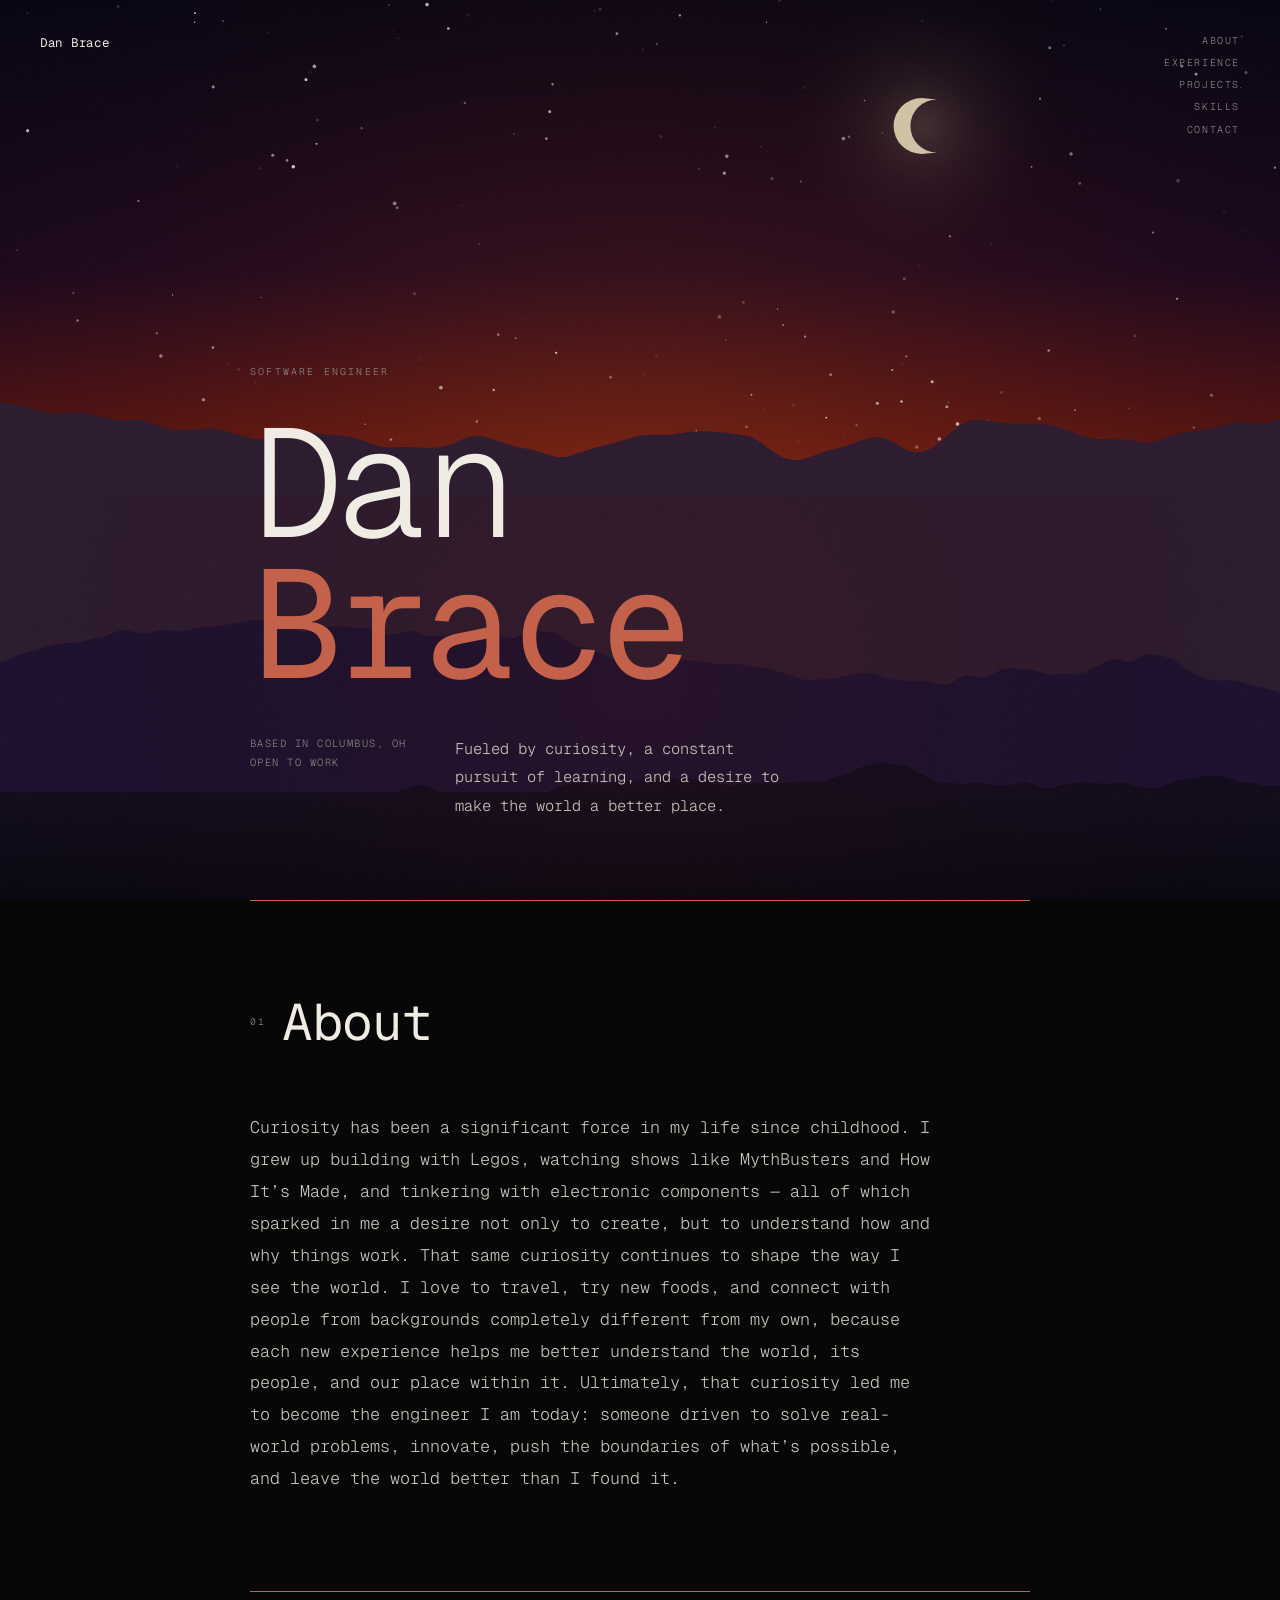
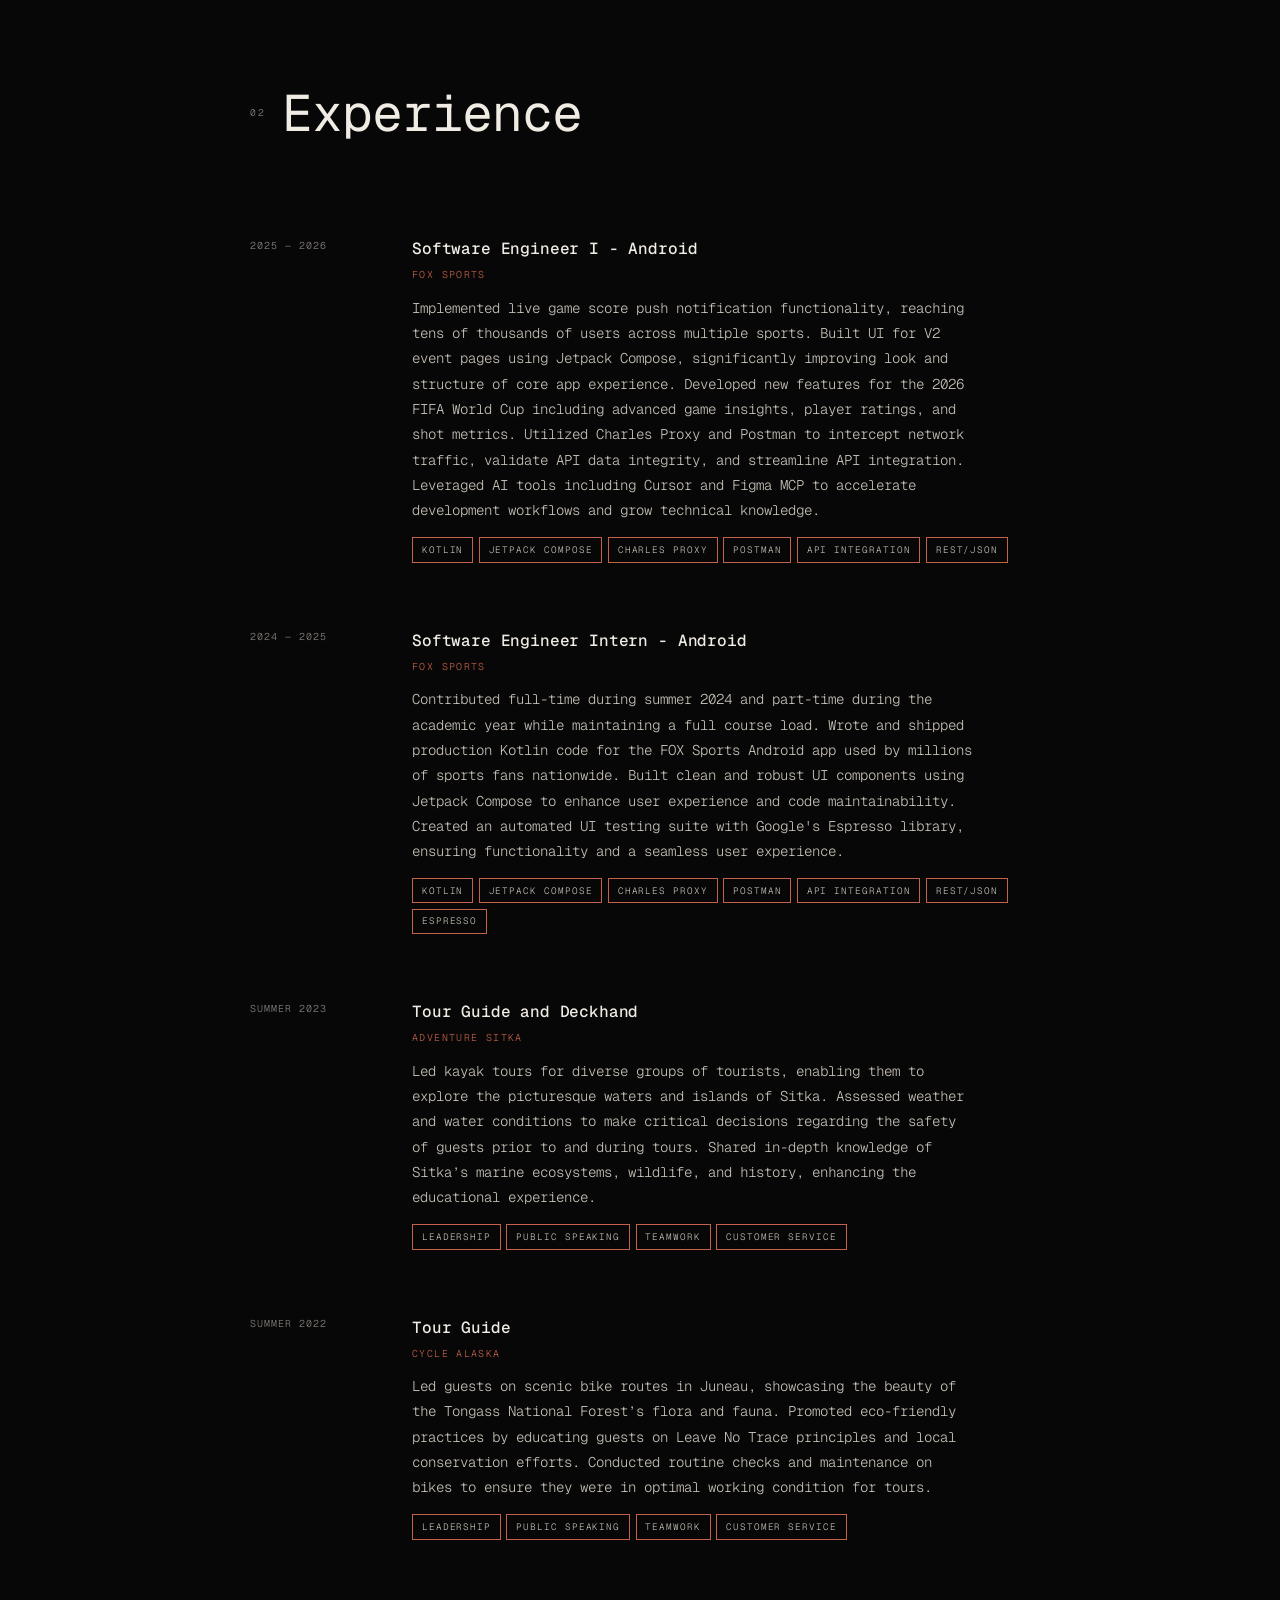
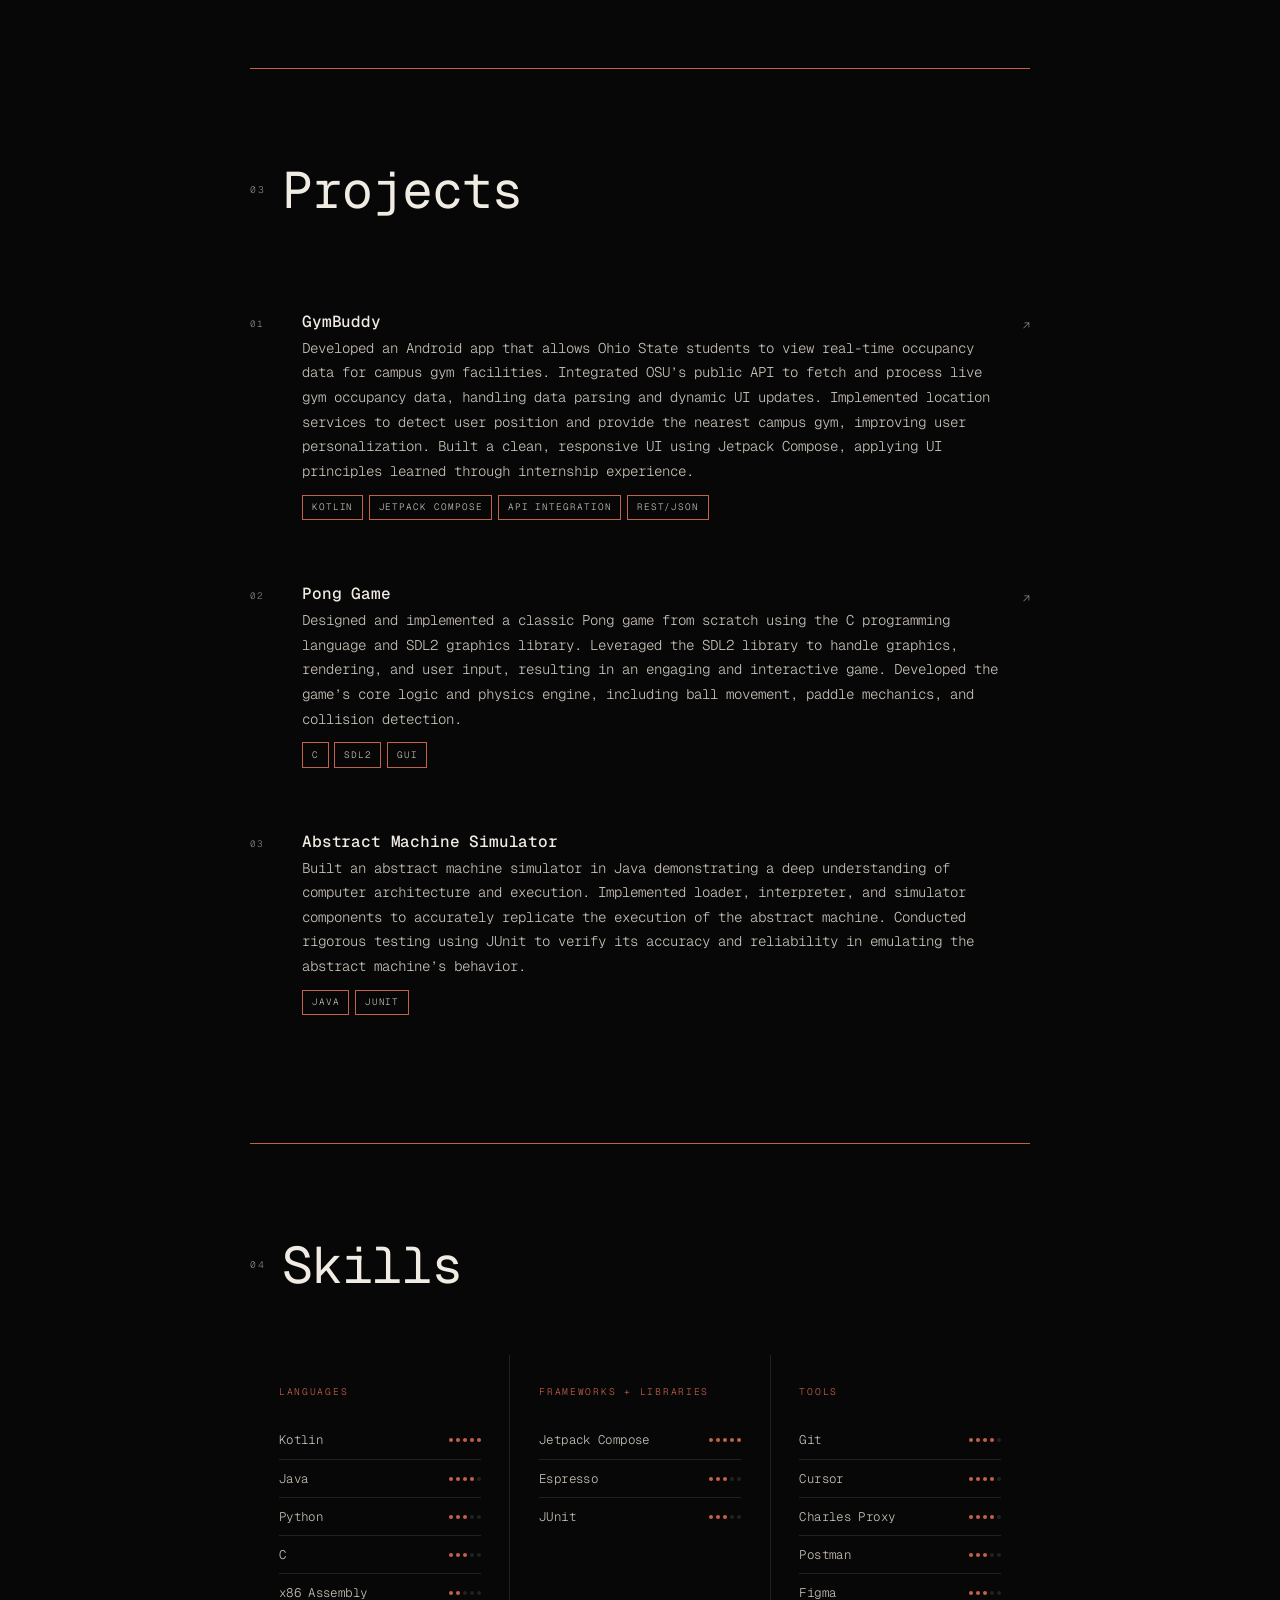
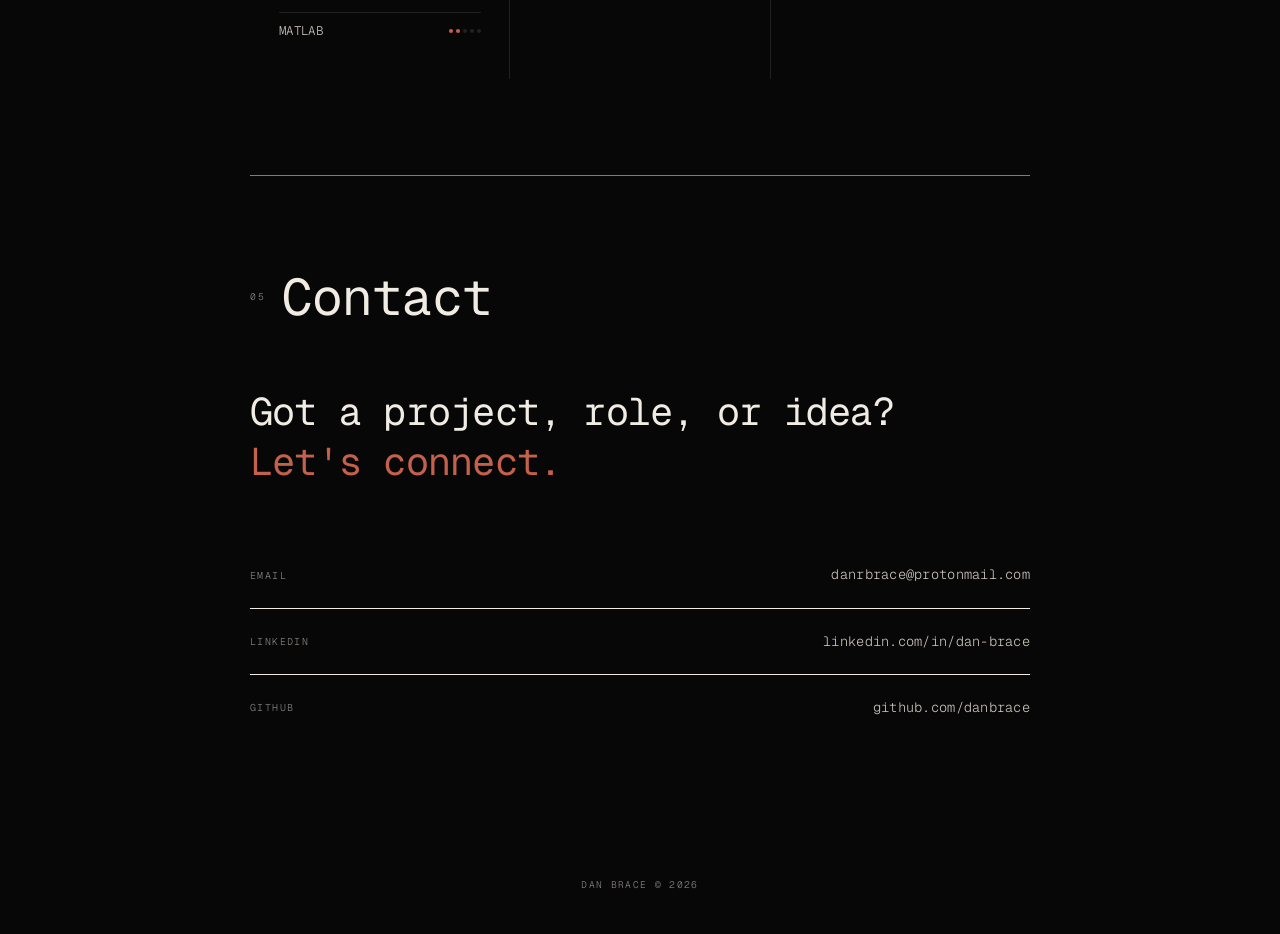
<file: index.html>
<!DOCTYPE html>
<html lang="en">
<head>
  <meta charset="UTF-8" />
  <meta name="viewport" content="width=device-width, initial-scale=1.0" />
  <link rel="icon" type="image/png" href="assets/favicon.png">
  <title>Dan Brace</title>
  <link rel="preconnect" href="https://fonts.googleapis.com">
  <link href="https://fonts.googleapis.com/css2?family=Cormorant+Garamond:ital,wght@0,300;0,400;1,300;1,400&family=Geist+Mono:wght@300;400&display=swap" rel="stylesheet">
  <link rel="stylesheet" href="css/styles.css">
</head>
<body>

  <div class="cursor" id="cursor"></div>
  <canvas id="bg-canvas"></canvas>

  <nav>
    <a class="nav-name" href="#hero">Dan Brace</a>
    <div class="nav-right">
      <a href="#about">About</a>
      <a href="#experience">Experience</a>
      <a href="#projects">Projects</a>
      <a href="#skills">Skills</a>
      <a href="#contact">Contact</a>
    </div>
  </nav>

  <div class="page">

    <section id="hero">
      <p class="hero-index" id="hero-kicker"></p>
      <h1 class="hero-title" id="hero-title">Daniel<br><em>Brace</em></h1>
      <div class="hero-sub">
        <div class="hero-role" id="hero-role"></div>
        <p class="hero-desc" id="hero-desc"></p>
      </div>
    </section>

    <section id="about" class="section">
      <div class="section-head">
        <span class="section-num">01</span>
        <h2 class="section-title">About</h2>
      </div>
      <p class="about-text" id="about-bio"></p>
    </section>

    <section id="experience" class="section">
      <div class="section-head">
        <span class="section-num">02</span>
        <h2 class="section-title">Experience</h2>
      </div>
      <div id="experience-list"></div>
    </section>

    <section id="projects" class="section">
      <div class="section-head">
        <span class="section-num">03</span>
        <h2 class="section-title">Projects</h2>
      </div>
      <div id="projects-list"></div>
    </section>

    <section id="skills" class="section">
      <div class="section-head">
        <span class="section-num">04</span>
        <h2 class="section-title">Skills</h2>
      </div>
      <div class="skills-grid" id="skills-grid"></div>
    </section>

    <section id="contact" class="section">
      <div class="section-head">
        <span class="section-num">05</span>
        <h2 class="section-title">Contact</h2>
      </div>
      <p class="contact-statement">Got a project, role, or idea?<br><em>Let's connect.</em></p>
      <div id="contact-list"></div>
    </section>

    <footer>
      <span>Dan Brace © 2026</span>
    </footer>

  </div>

  <script src="js/canvas.js" defer></script>
  <script src="js/data.js" defer></script>
  <script src="js/main.js" defer></script>
</body>
</html>
</file>
<file: css/styles.css>
*, *::before, *::after { box-sizing: border-box; margin: 0; padding: 0; }

    :root {
      --bg:      #070707;
      --text:    #f0ece4;        /* warm off-white — primary */
      --sub:     #c8c2b8;        /* light gray — body/descriptions */
      --dim:     #8a8480;        /* medium gray — labels, meta */
      --line:    #242020;        /* subtle dividers */
      --accent:  #c4614a;        /* burnt orange */
      --mono:    'Geist Mono', monospace;
    }
 
    html { scroll-behavior: smooth; }
 
    body {
      background: var(--bg);
      color: var(--text);
      font-family: var(--mono);
      font-size: 0.92rem;
      font-weight: 300;
      line-height: 1.75;
      overflow-x: hidden;
      cursor: none;
    }
 
    /* ── CURSOR ── */
    .cursor {
      position: fixed;
      width: 6px; height: 6px;
      background: var(--accent);
      border-radius: 50%;
      pointer-events: none;
      z-index: 9999;
      transform: translate(-50%, -50%);
      transition: width 0.2s, height 0.2s, opacity 0.2s;
    }
    .cursor.expand { width: 32px; height: 32px; opacity: 0.22; }
 
    /* ── CANVAS ── */
    #bg-canvas { position: fixed; inset: 0; z-index: 0; }
 
    /* ── LAYOUT ── */
    .page {
      position: relative;
      z-index: 1;
      max-width: 860px;
      margin: 0 auto;
      padding: 0 2.5rem;
    }
 
    /* ── NAV ── */
    nav {
      position: fixed;
      top: 0; left: 0; right: 0;
      z-index: 100;
      padding: 2rem 2.5rem;
      display: flex;
      justify-content: space-between;
      align-items: flex-start;
      pointer-events: none;
    }
    nav > * { pointer-events: all; }
 
    .nav-name {
      font-size: 0.78rem;
      font-weight: 400;
      letter-spacing: 0.06em;
      color: var(--text);
      text-decoration: none;
      opacity: 0;
      animation: appear 0.6s 0.1s forwards;
    }
 
    .nav-right {
      display: flex;
      flex-direction: column;
      align-items: flex-end;
      gap: 0.3rem;
      opacity: 0;
      animation: appear 0.6s 0.2s forwards;
    }
    .nav-right a {
      font-size: 0.62rem;
      letter-spacing: 0.16em;
      text-transform: uppercase;
      color: var(--dim);
      text-decoration: none;
      transition: color 0.2s;
    }
    .nav-right a:hover { color: var(--accent); }
 
    /* ── HERO ── */
    #hero {
      min-height: 100vh;
      display: flex;
      flex-direction: column;
      justify-content: flex-end;
      padding-bottom: 5rem;
      padding-top: 8rem;
    }
 
    .hero-index {
      font-size: 0.62rem;
      letter-spacing: 0.22em;
      text-transform: uppercase;
      color: var(--dim);
      margin-bottom: 2rem;
      opacity: 0;
      animation: slideUp 0.8s 0.4s forwards;
    }
 
    /* H1 — big name, mono, three weights for rhythm */
    .hero-title {
      font-family: var(--mono);
      font-size: clamp(4.5rem, 12vw, 10rem);
      font-weight: 300;
      line-height: 0.92;
      letter-spacing: -0.03em;
      color: var(--text);
      opacity: 0;
      animation: slideUp 0.9s 0.55s forwards;
    }
    .hero-title em {
      font-style: normal;
      font-weight: 400;
      color: var(--accent);
    }
 
    .hero-sub {
      margin-top: 2.5rem;
      display: flex;
      gap: 3rem;
      align-items: flex-start;
      opacity: 0;
      animation: slideUp 0.8s 0.75s forwards;
    }
 
    /* H3 equivalent — role/location labels */
    .hero-role {
      font-size: 0.65rem;
      letter-spacing: 0.14em;
      text-transform: uppercase;
      color: var(--dim);
      line-height: 1.8;
    }
 
    /* Body — tagline */
    .hero-desc {
      font-size: 0.96rem;
      font-weight: 300;
      color: var(--sub);
      max-width: 340px;
      line-height: 1.85;
    }
 
    /* ── SECTIONS ── */
    .section {
      padding: 6rem 0;
      border-top: 1px solid var(--accent);
      opacity: 0;
      transform: translateY(18px);
      transition: opacity 0.8s ease, transform 0.8s ease;
    }
    .section.visible { opacity: 1; transform: none; }
 
    .section-head {
      display: flex;
      justify-content: flex-start;
      align-items: center;
      gap: 1rem;
      margin-bottom: 4rem;
    }
 
    /* H3 — section number */
    .section-num {
      font-size: 0.6rem;
      letter-spacing: 0.2em;
      text-transform: uppercase;
      color: var(--dim);
    }
 
    /* H2 — section title */
    .section-title {
      font-size: clamp(1.8rem, 4.5vw, 3.2rem);
      font-weight: 400;
      letter-spacing: -0.02em;
      color: var(--text);
      line-height: 1;
    }
 
    /* ── ABOUT ── */
    /* Body large */
    .about-text {
      font-size: 1.05rem;
      font-weight: 300;
      line-height: 1.9;
      color: var(--sub);
      max-width: 680px;
    }
    .about-text strong { color: var(--text); font-weight: 400; }
 
    /* ── EXPERIENCE ── */
    .exp-row {
      display: grid;
      grid-template-columns: 130px 1fr;
      gap: 2rem;
      padding: 2rem 0;
    }
 
    .exp-period {
      font-size: 0.62rem;
      letter-spacing: 0.1em;
      color: var(--dim);
      padding-top: 0.1rem;
    }
 
    /* H3 — job title */
    .exp-body .role {
      font-size: 1.0rem;
      font-weight: 500;
      color: var(--text);
      margin-bottom: 0.2rem;
      letter-spacing: -0.01em;
    }
 
    .exp-body .company {
      font-size: 0.62rem;
      letter-spacing: 0.14em;
      text-transform: uppercase;
      color: var(--accent);
      margin-bottom: 0.75rem;
    }
 
    /* Body */
    .exp-body .desc {
      font-size: 0.88rem;
      font-weight: 300;
      color: var(--sub);
      line-height: 1.8;
      max-width: 560px;
    }
 
    .tags { display: flex; flex-wrap: wrap; gap: 0.35rem; margin-top: 0.85rem; }
    .tag {
      font-size: 0.58rem;
      letter-spacing: 0.1em;
      text-transform: uppercase;
      color: var(--sub);
      border: 1px solid var(--accent);
      padding: 0.22rem 0.55rem;
    }
 
    /* ── PROJECTS ── */
    .project-row {
      display: grid;
      grid-template-columns: 28px 1fr auto;
      gap: 1.5rem;
      align-items: start;
      padding: 2rem 0;
      text-decoration: none;
      color: inherit;
      transition: padding-left 0.3s;
      cursor: none;
    }
    .project-row:hover { padding-left: 0.5rem; }
    .project-row:hover .project-title { color: var(--accent); }
 
    .project-num {
      font-size: 0.58rem;
      letter-spacing: 0.1em;
      color: var(--dim);
      padding-top: 0.25rem;
    }
 
    /* H3 — project name */
    .project-title {
      font-size: 1.0rem;
      font-weight: 500;
      color: var(--text);
      margin-bottom: 0.3rem;
      transition: color 0.2s;
      letter-spacing: -0.01em;
      line-height: 1.2;
    }
 
    /* Body */
    .project-desc {
      font-size: 0.88rem;
      font-weight: 300;
      color: var(--sub);
      line-height: 1.75;
    }
 
    .project-arrow {
      font-size: 0.75rem;
      color: var(--dim);
      padding-top: 0.35rem;
      transition: transform 0.2s, color 0.2s;
    }
    .project-row:hover .project-arrow { transform: translate(4px,-4px); color: var(--accent); }
 
    /* ── SKILLS ── */
    .skills-grid {
      display: grid;
      grid-template-columns: repeat(auto-fill, minmax(210px, 1fr));
      gap: 1px;
      background: var(--line);
    }
    .skill-group { background: var(--bg); padding: 1.8rem; }
 
    .skill-group-name {
      font-size: 0.6rem;
      letter-spacing: 0.18em;
      text-transform: uppercase;
      color: var(--accent);
      margin-bottom: 1.3rem;
    }
 
    .skill-item {
      display: flex;
      justify-content: space-between;
      align-items: center;
      padding: 0.48rem 0;
      border-bottom: 1px solid var(--line);
      font-size: 0.78rem;
      font-weight: 300;
      color: var(--sub);
      letter-spacing: 0.03em;
    }
    .skill-item:last-child { border-bottom: none; }
 
    .skill-dots { display: flex; gap: 3px; }
    .dot { width: 4px; height: 4px; border-radius: 50%; background: var(--line); }
    .dot.on { background: var(--accent); }
 
    /* ── CONTACT ── */
    /* H2 */
    .contact-statement {
      font-size: clamp(1.4rem, 3.5vw, 2.4rem);
      font-weight: 400;
      line-height: 1.3;
      letter-spacing: -0.02em;
      color: var(--text);
      margin-bottom: 3.5rem;
    }
    .contact-statement em { font-style: normal; color: var(--accent); }
 
    .contact-item {
      display: flex;
      justify-content: space-between;
      align-items: center;
      padding: 1.3rem 0;
      text-decoration: none;
      color: var(--dim);
      font-size: 0.62rem;
      letter-spacing: 0.14em;
      text-transform: uppercase;
      transition: color 0.2s, padding-left 0.25s;
      cursor: none;
    }
    .contact-item:not(:last-child) { border-bottom: 1px solid var(--text); }
    .contact-item:hover { color: var(--text); padding-left: 0.5rem; }
 
    .contact-item-value {
      font-size: 0.85rem;
      font-weight: 300;
      letter-spacing: 0.02em;
      text-transform: none;
      color: var(--sub);
      transition: color 0.2s;
    }
    .contact-item:hover .contact-item-value { color: var(--text); }
 
    /* ── FOOTER ── */
    footer {
      padding: 2.5rem 0;
      display: flex;
      justify-content: center;
    }
    footer span {
      font-size: 0.6rem;
      letter-spacing: 0.14em;
      text-transform: uppercase;
      color: var(--dim);
    }
 
    /* ── ANIMATIONS ── */
    @keyframes appear { from { opacity: 0; } to { opacity: 1; } }
    @keyframes slideUp {
      from { opacity: 0; transform: translateY(16px); }
      to   { opacity: 1; transform: translateY(0); }
    }
 
    /* ── RESPONSIVE ── */
    @media (max-width: 640px) {
      .page { padding: 0 1.25rem; }
      nav { padding: 1.5rem 1.25rem; }
      .nav-right { display: none; }
      .hero-sub { flex-direction: column; gap: 1rem; }
      .about-meta { grid-template-columns: 1fr; }
      .exp-row { grid-template-columns: 1fr; gap: 0.3rem; }
      .photo-grid { columns: 2; }
      footer { flex-direction: column; gap: 0.5rem; }
    }
</file>
